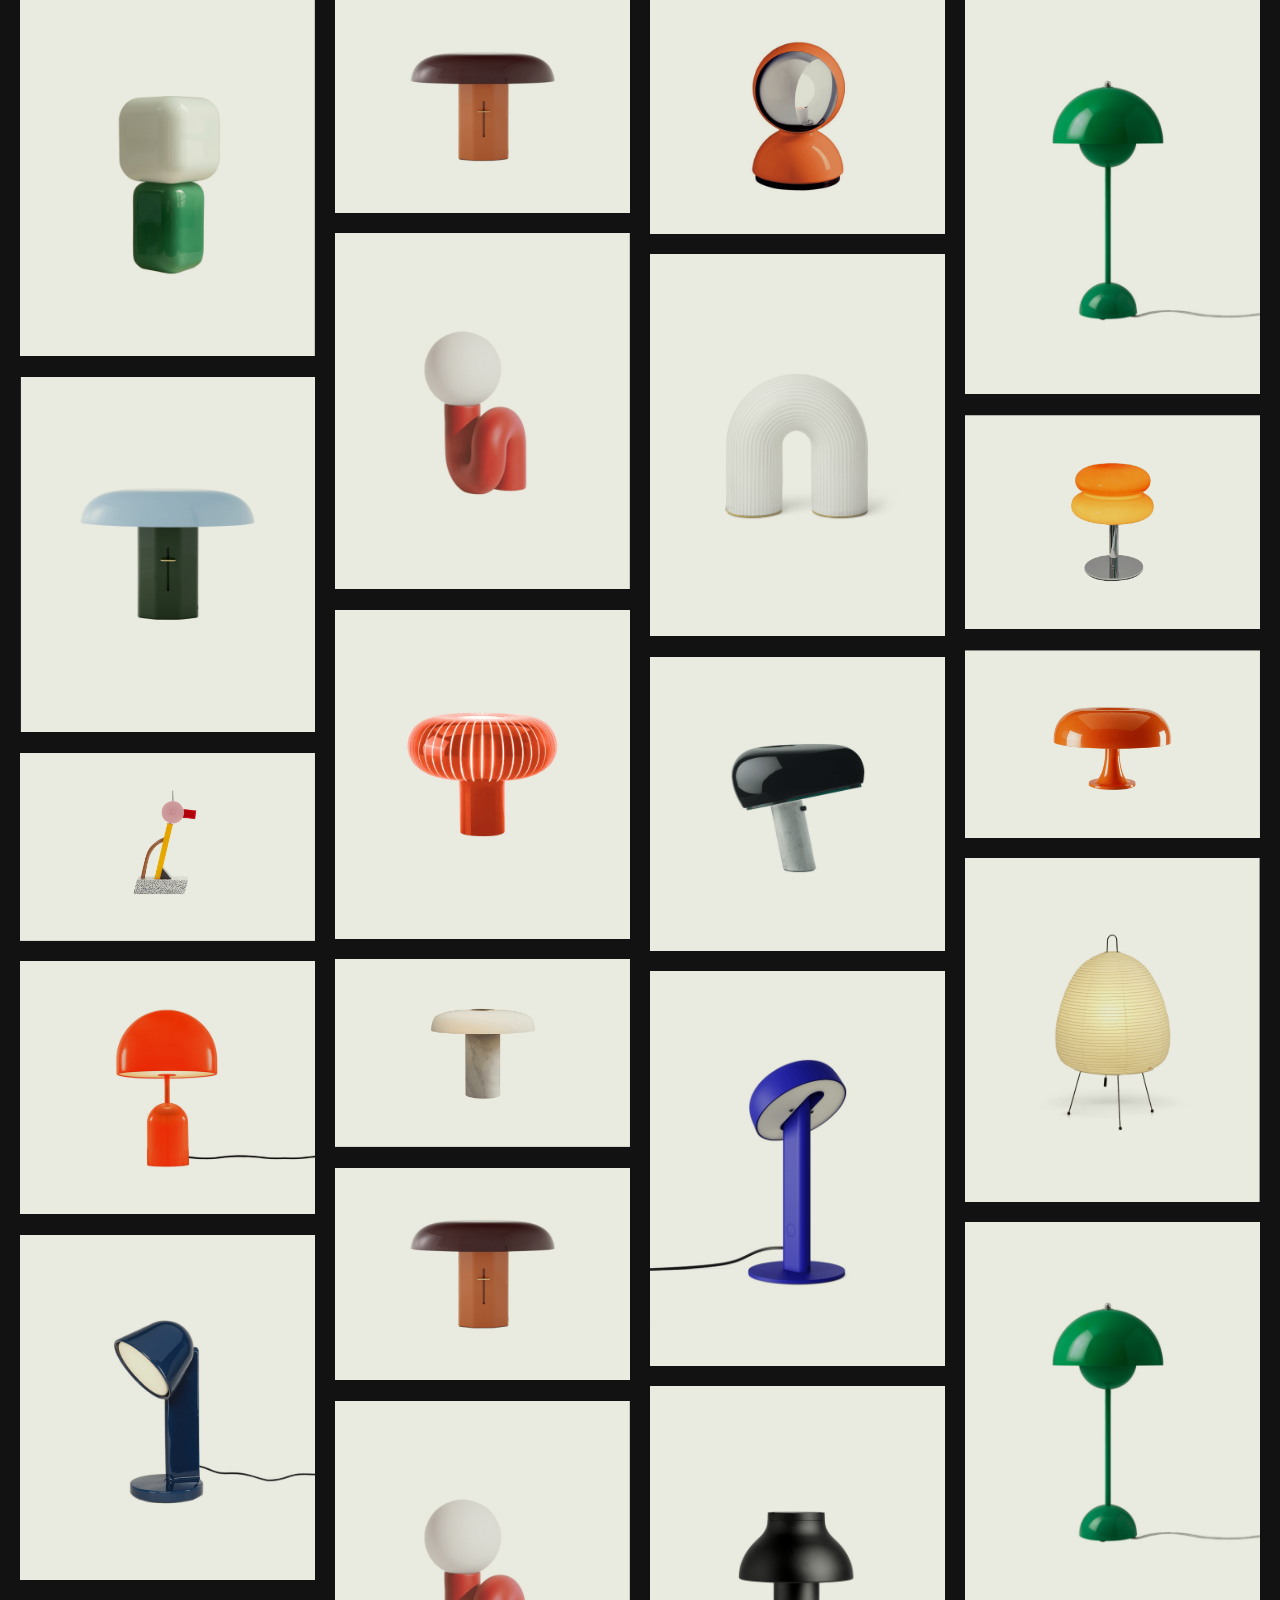
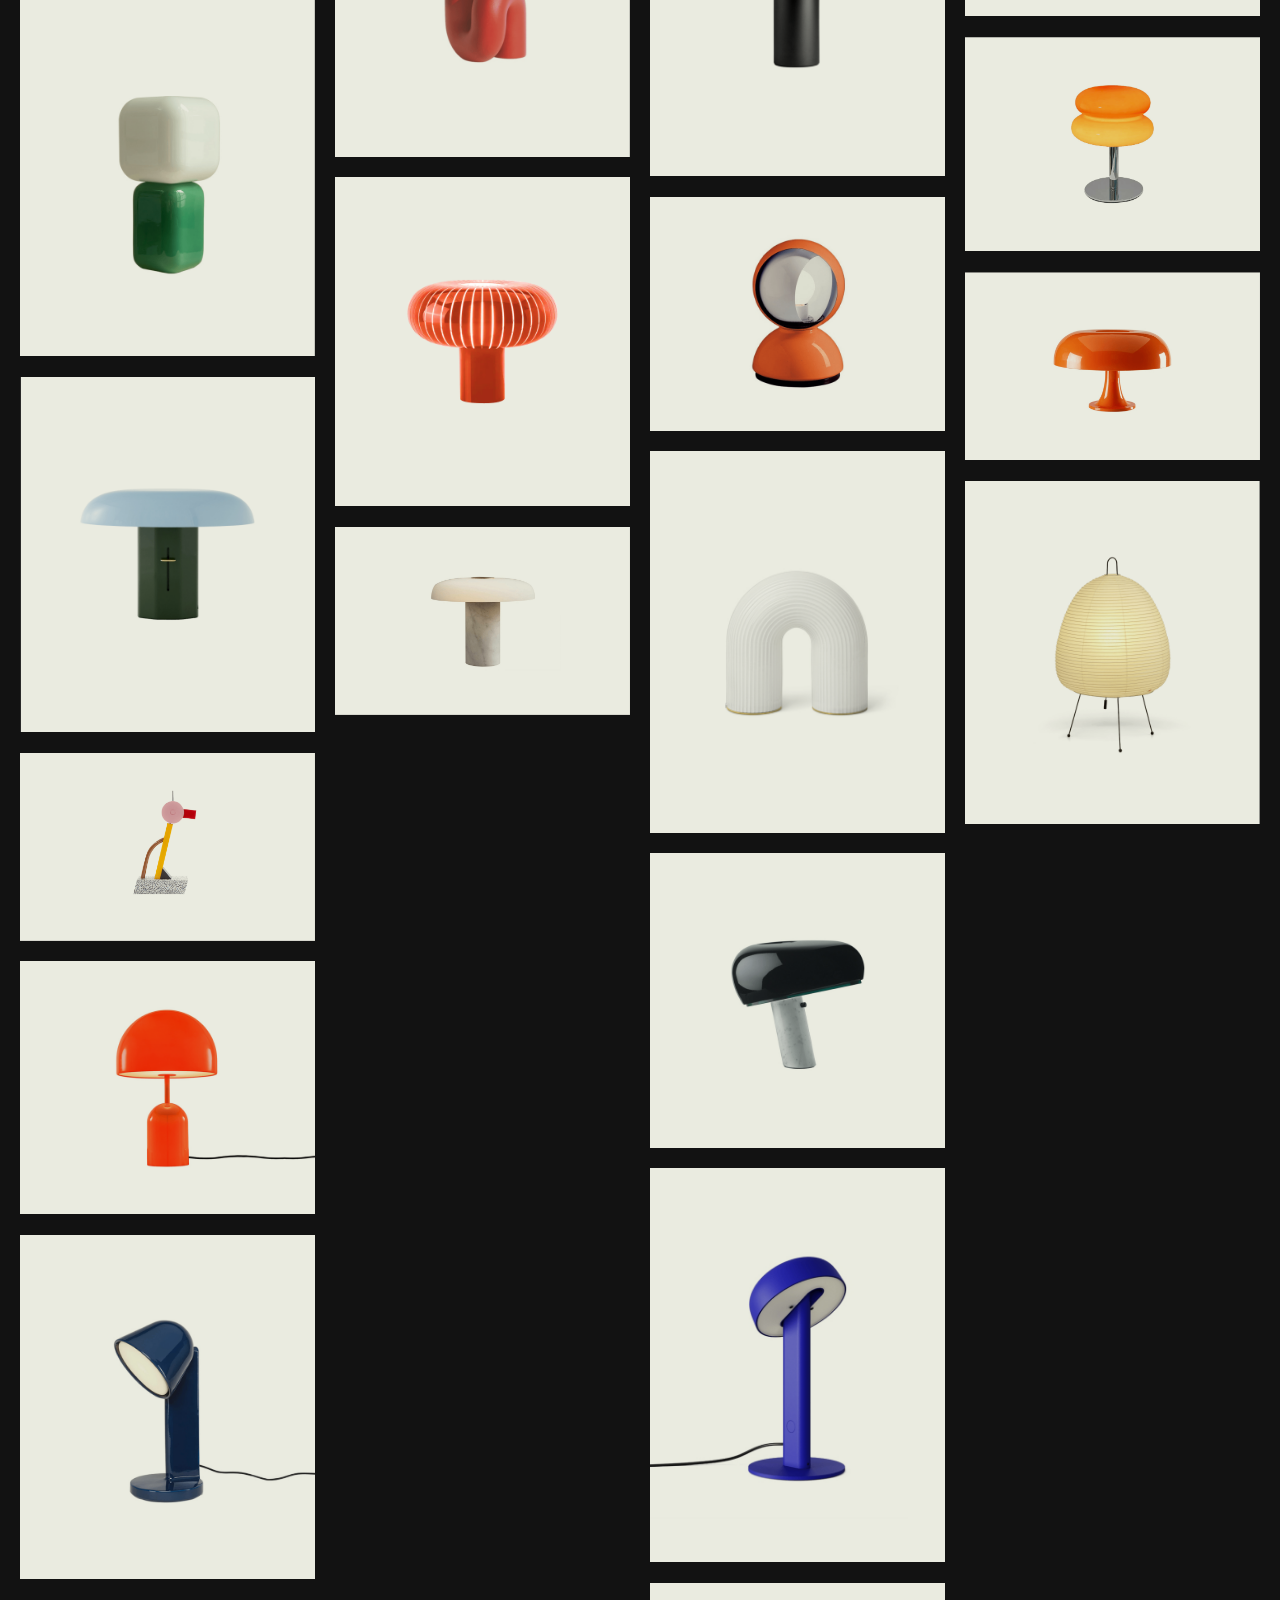
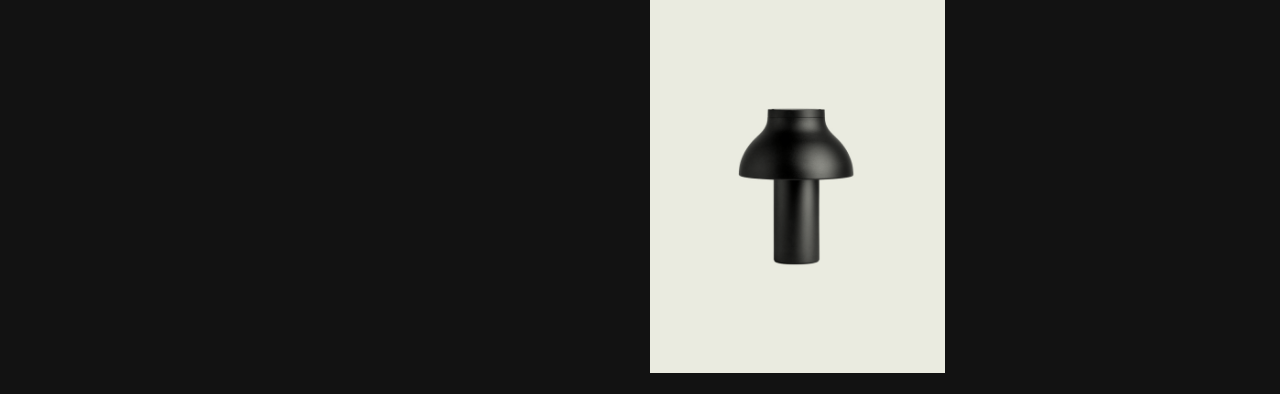
<file: mwg_034/index.html>
<!DOCTYPE html>
<html lang="en">
	<head>
		<meta charset="UTF-8">
		<meta name="viewport" content="width=device-width, initial-scale=1.0">
		<title>MWG 034</title>
		<link rel="stylesheet" href="assets/style.css">
		<link rel="icon" type="image/png" href="assets/favicon-96x96.png" sizes="96x96" />
	</head>
	<body>
		<section class="mwg_effect034">
			<div class="col">
				<div class="container container1">
					<img class="media" width="706" height="854" src="assets/medias/01.png" alt="">
					<img class="media" width="707" height="854" src="assets/medias/02.png" alt="">
					<img class="media" width="1126" height="719" src="assets/medias/03.png" alt="">
					<img class="media" width="728" height="852" src="assets/medias/04.png" alt="">
					<img class="media" width="716" height="616" src="assets/medias/05.png" alt="">

					<img class="media" width="706" height="854" src="assets/medias/01.png" alt="">
					<img class="media" width="707" height="854" src="assets/medias/02.png" alt="">
					<img class="media" width="1126" height="719" src="assets/medias/03.png" alt="">
					<img class="media" width="728" height="852" src="assets/medias/04.png" alt="">
					<img class="media" width="716" height="616" src="assets/medias/05.png" alt="">
				</div>
			</div>
			<div class="col">
				<div class="container container2">
					<img class="media" width="820" height="592" src="assets/medias/06.png" alt="">
					<img class="media" width="706" height="854" src="assets/medias/07.png" alt="">
					<img class="media" width="716" height="800" src="assets/medias/08.png" alt="">
					<img class="media" width="1126" height="719" src="assets/medias/09.png" alt="">

					<img class="media" width="820" height="592" src="assets/medias/06.png" alt="">
					<img class="media" width="706" height="854" src="assets/medias/07.png" alt="">
					<img class="media" width="716" height="800" src="assets/medias/08.png" alt="">
					<img class="media" width="1126" height="719" src="assets/medias/09.png" alt="">
				</div>
			</div>
			<div class="col">
				<div class="container container3">
					<img class="media" width="748" height="594" src="assets/medias/10.png" alt="">
					<img class="media" width="620" height="804" src="assets/medias/11.png" alt="">
					<img class="media" width="716" height="716" src="assets/medias/12.png" alt="">
					<img class="media" width="638" height="854" src="assets/medias/13.png" alt="">
					<img class="media" width="644" height="854" src="assets/medias/14.png" alt="">

					<img class="media" width="748" height="594" src="assets/medias/10.png" alt="">
					<img class="media" width="620" height="804" src="assets/medias/11.png" alt="">
					<img class="media" width="716" height="716" src="assets/medias/12.png" alt="">
					<img class="media" width="638" height="854" src="assets/medias/13.png" alt="">
					<img class="media" width="644" height="854" src="assets/medias/14.png" alt="">
				</div>
			</div>
			<div class="col">
				<div class="container container4">
					<img class="media" width="638" height="854" src="assets/medias/15.png" alt="">
					<img class="media" width="984" height="717" src="assets/medias/16.png" alt="">
					<img class="media" width="1126" height="720" src="assets/medias/17.png" alt="">
					<img class="media" width="730" height="852" src="assets/medias/18.png" alt="">

					<img class="media" width="638" height="854" src="assets/medias/15.png" alt="">
					<img class="media" width="984" height="717" src="assets/medias/16.png" alt="">
					<img class="media" width="1126" height="720" src="assets/medias/17.png" alt="">
					<img class="media" width="730" height="852" src="assets/medias/18.png" alt="">
				</div>
			</div>
		</section>

		<!-- GSAP -->
		<script src="https://cdn.jsdelivr.net/npm/gsap@3.12.5/dist/gsap.min.js"></script>

		<!-- EFFECT CODE -->
		<script src="assets/script.js"></script>
	</body>
</html>
</file>
<file: mwg_034/assets/style.css>
/* NORMALIZE */
* {
    margin: 0;
    padding: 0;
    box-sizing: border-box;
    appearance: none;
    -webkit-font-smoothing: antialiased;
    -moz-osx-font-smoothing: grayscale;
}
/* NORMALIZE */

body {
    background: #121212;
    color: #F1F1F1;
    overflow: hidden;
}
.mwg_effect034 {
    height: 100vh;
    display: flex;
    gap: 1.6vw;
    padding: 0 1.6vw;
    width: 100%;
}
.mwg_effect034 .col {
    flex: 1;
}
.mwg_effect034 .container {
    display: flex;
    flex-direction: column;
    gap: 1.6vw;
    padding-bottom: 1.6vw;
}
.mwg_effect034 .media {
    display: block;
    width: 100%;
    height: auto;
}

@media (max-width: 768px) {
    .mwg_effect034 {
        height: 100vh;
        display: flex;
        gap: 15px;
        padding: 0 15px;
    }
    .mwg_effect034 .container {
        gap: 15px;
        padding-bottom: 15px;
    }
}
</file>
